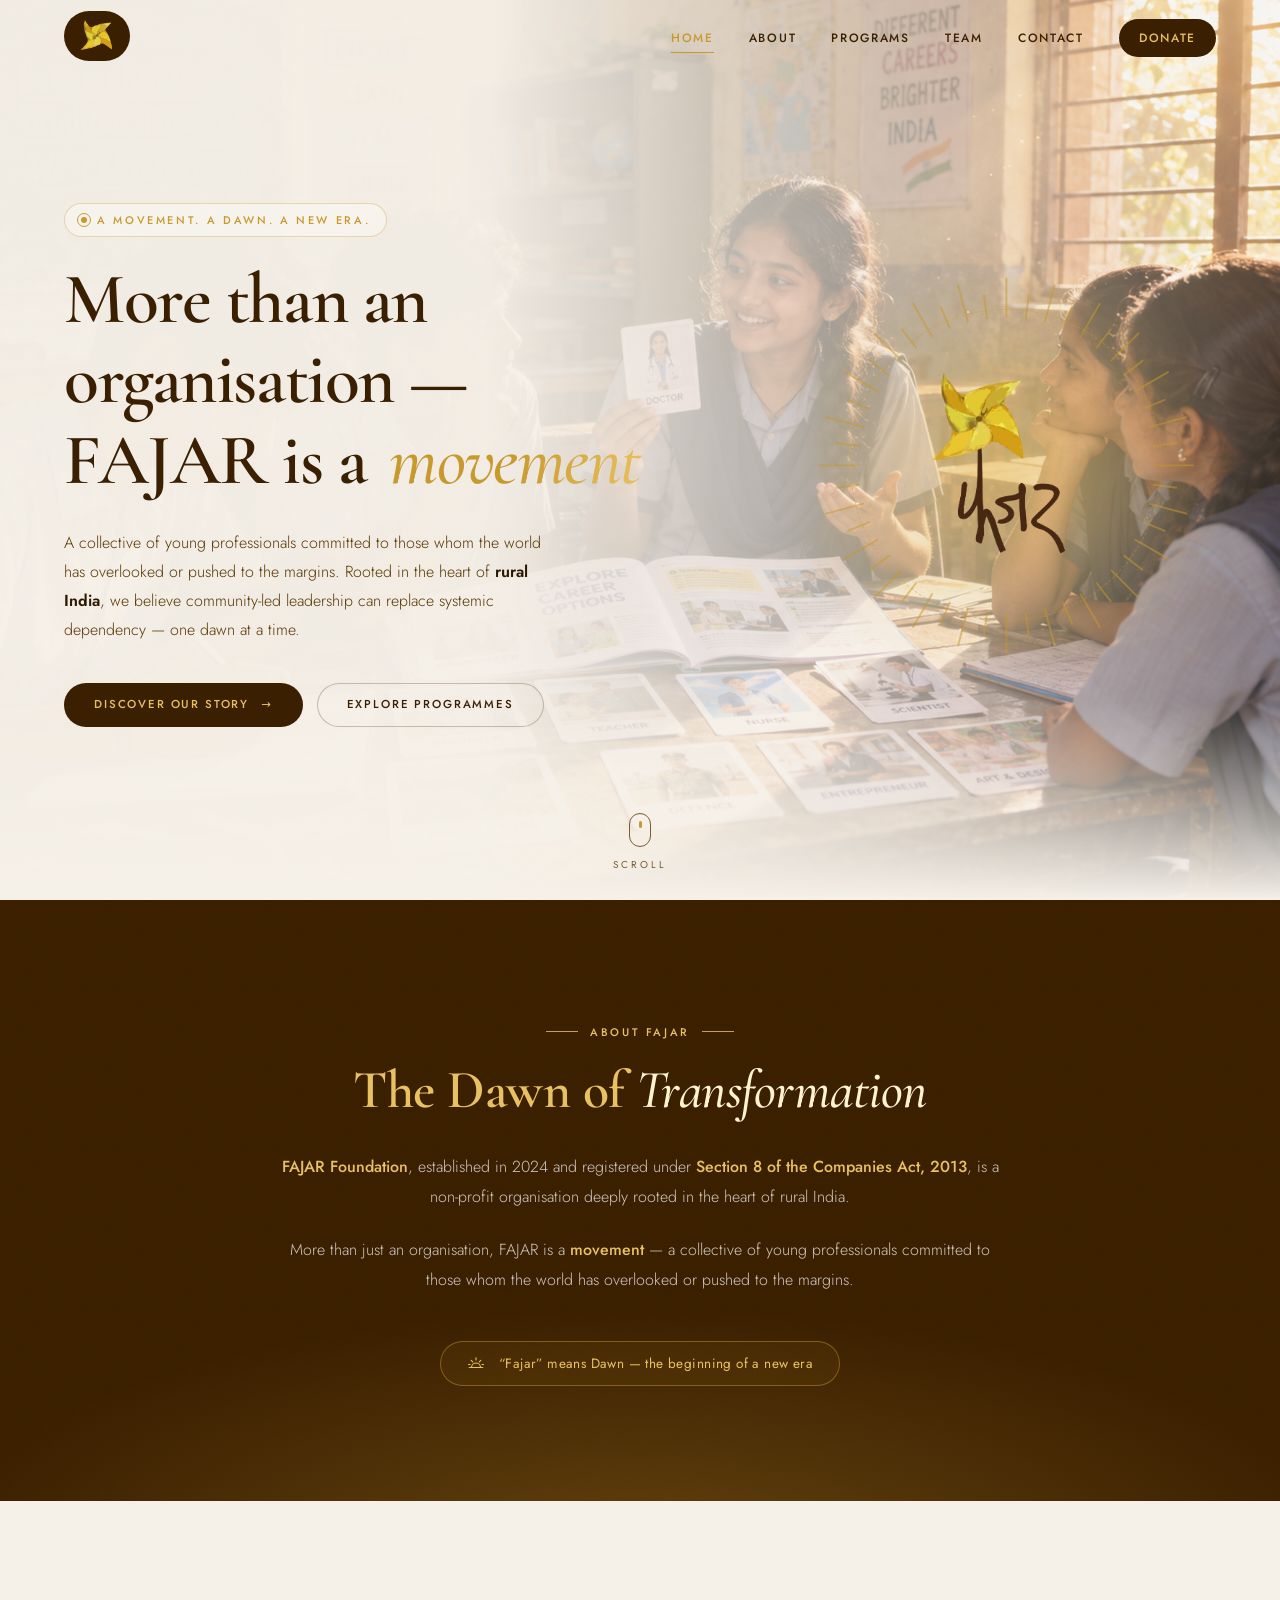
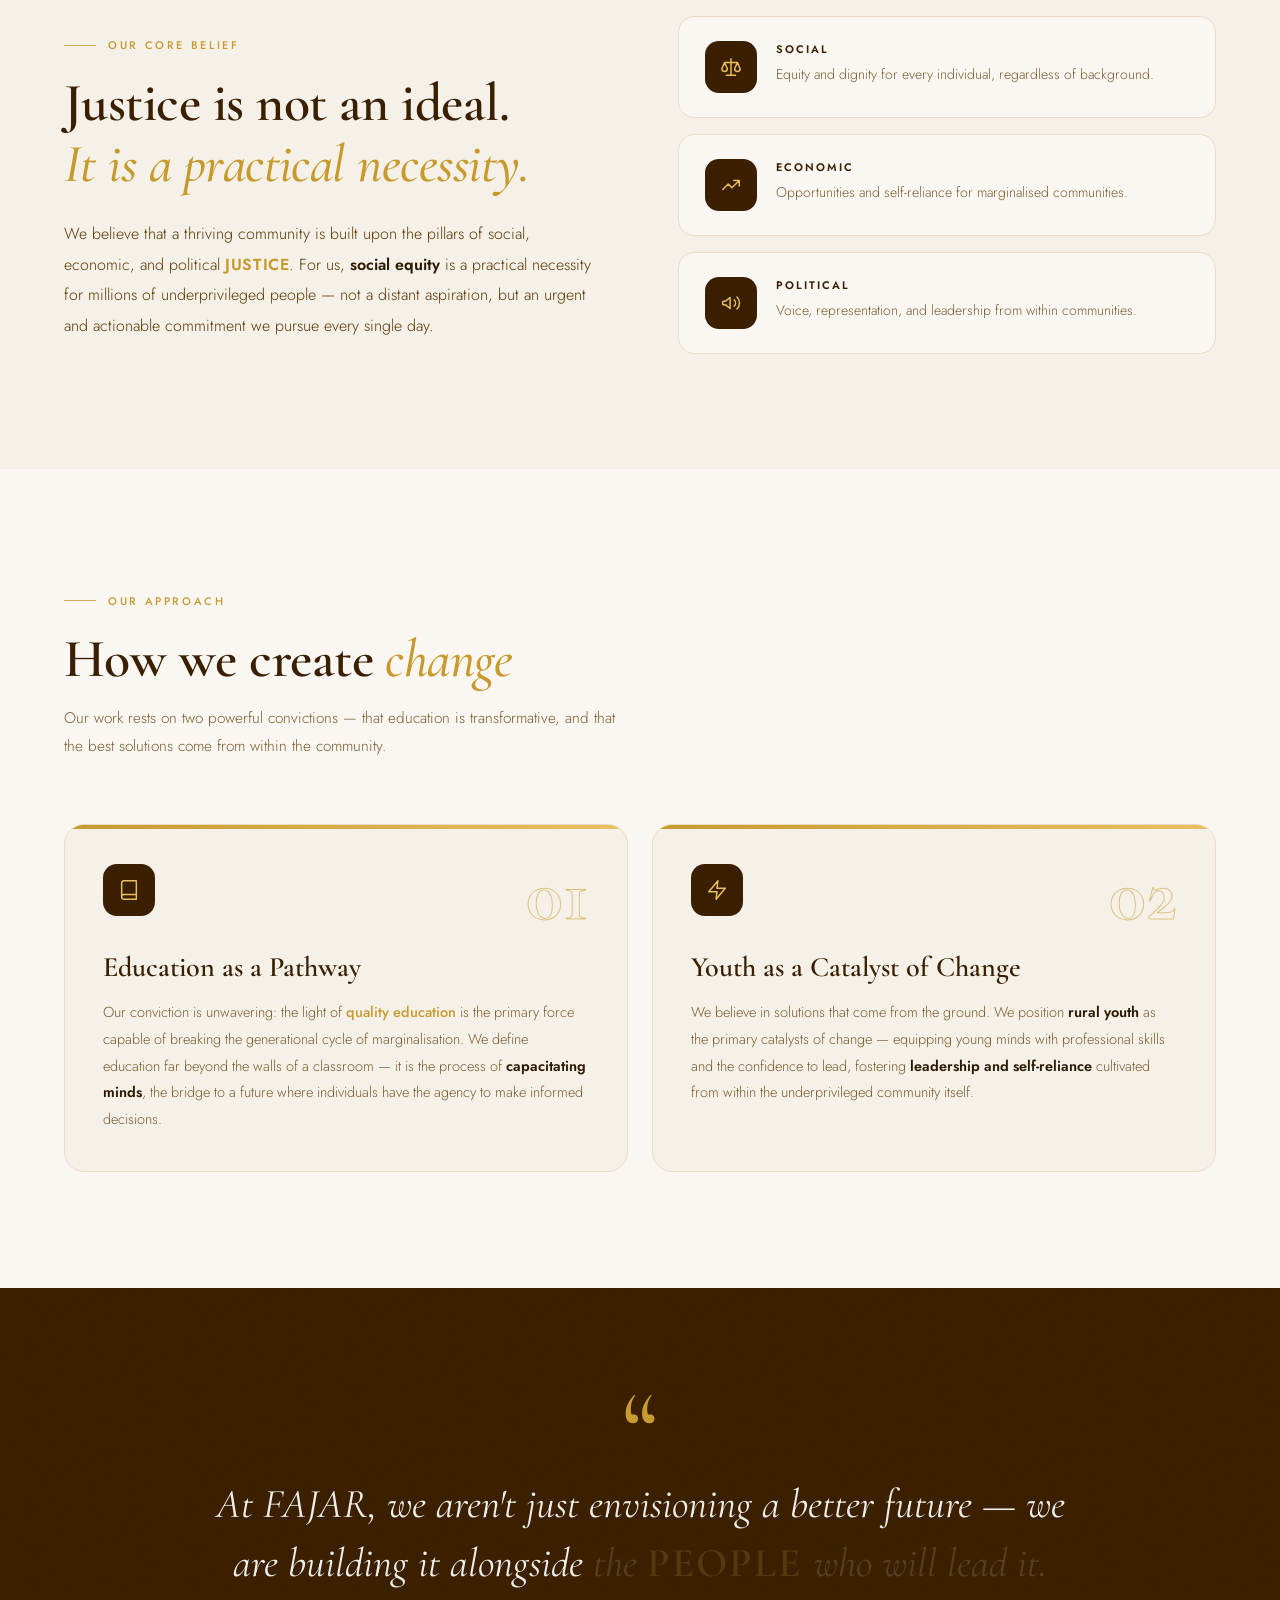
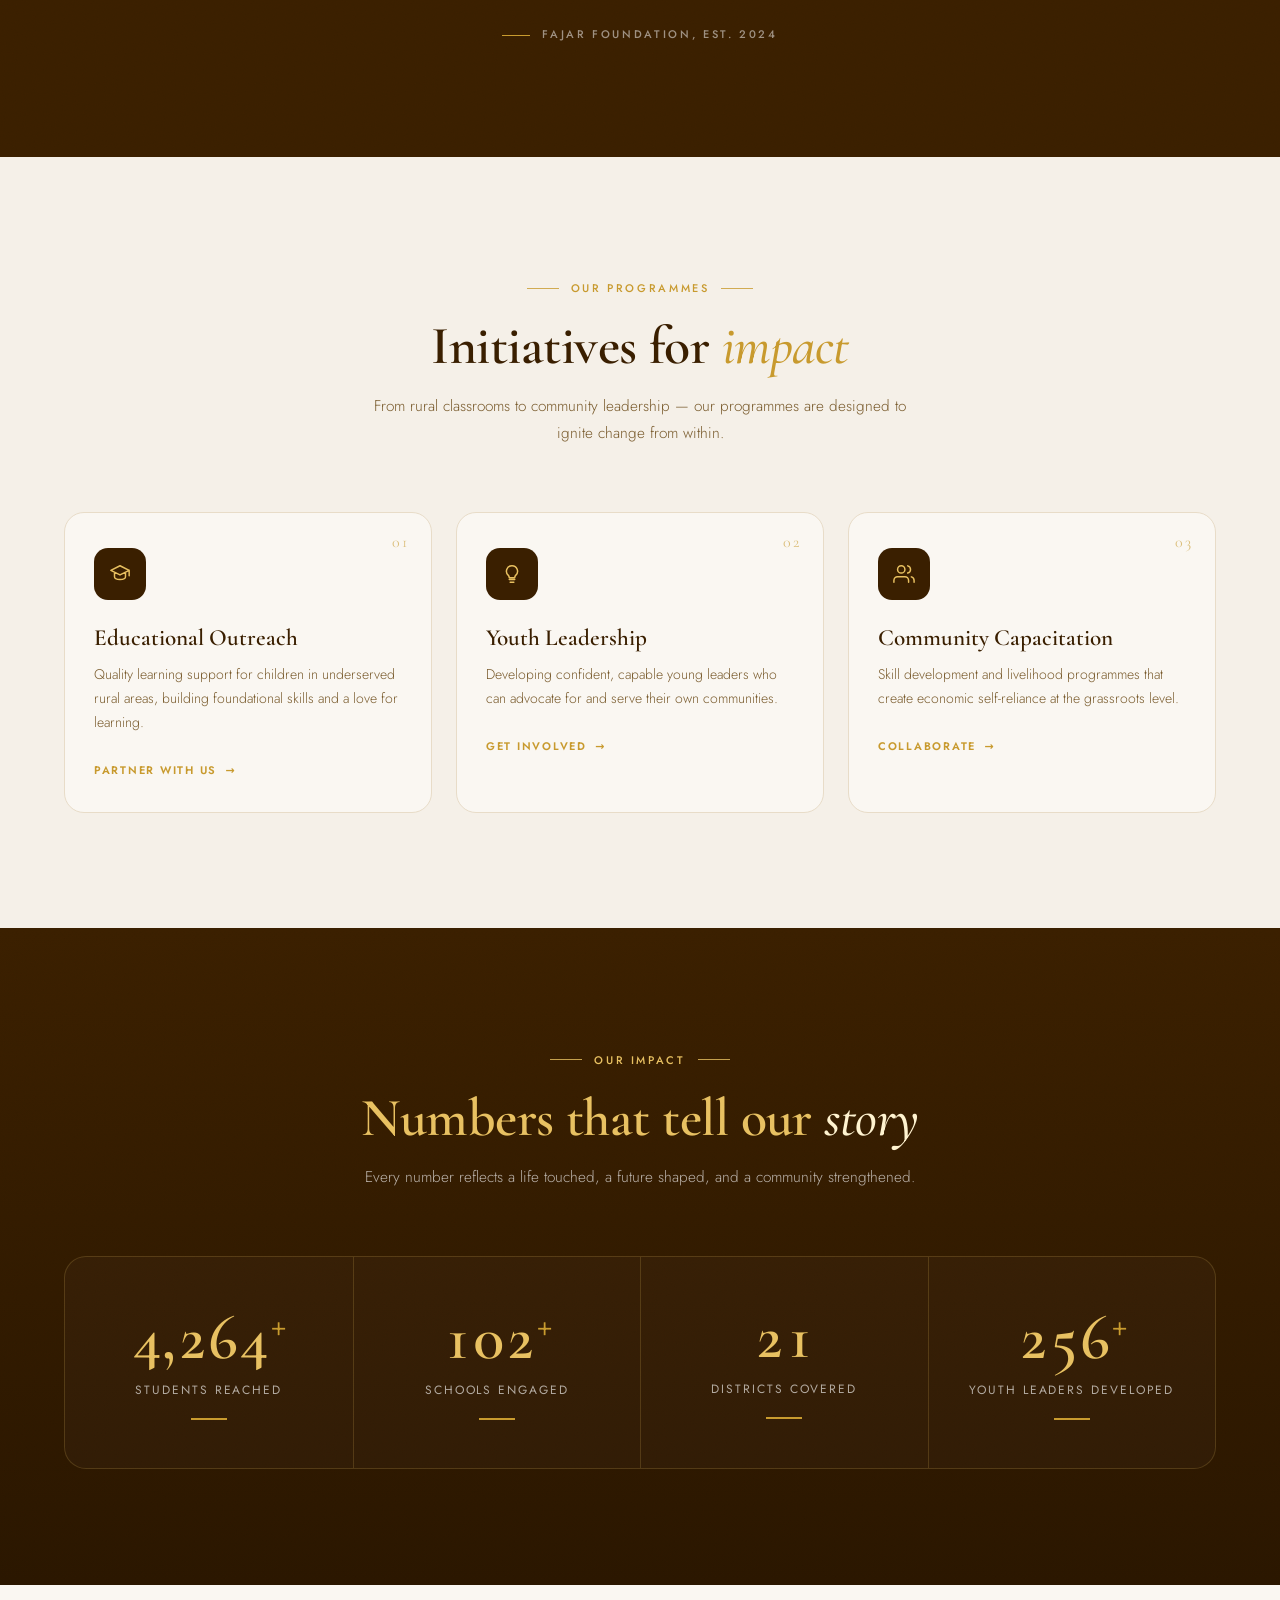
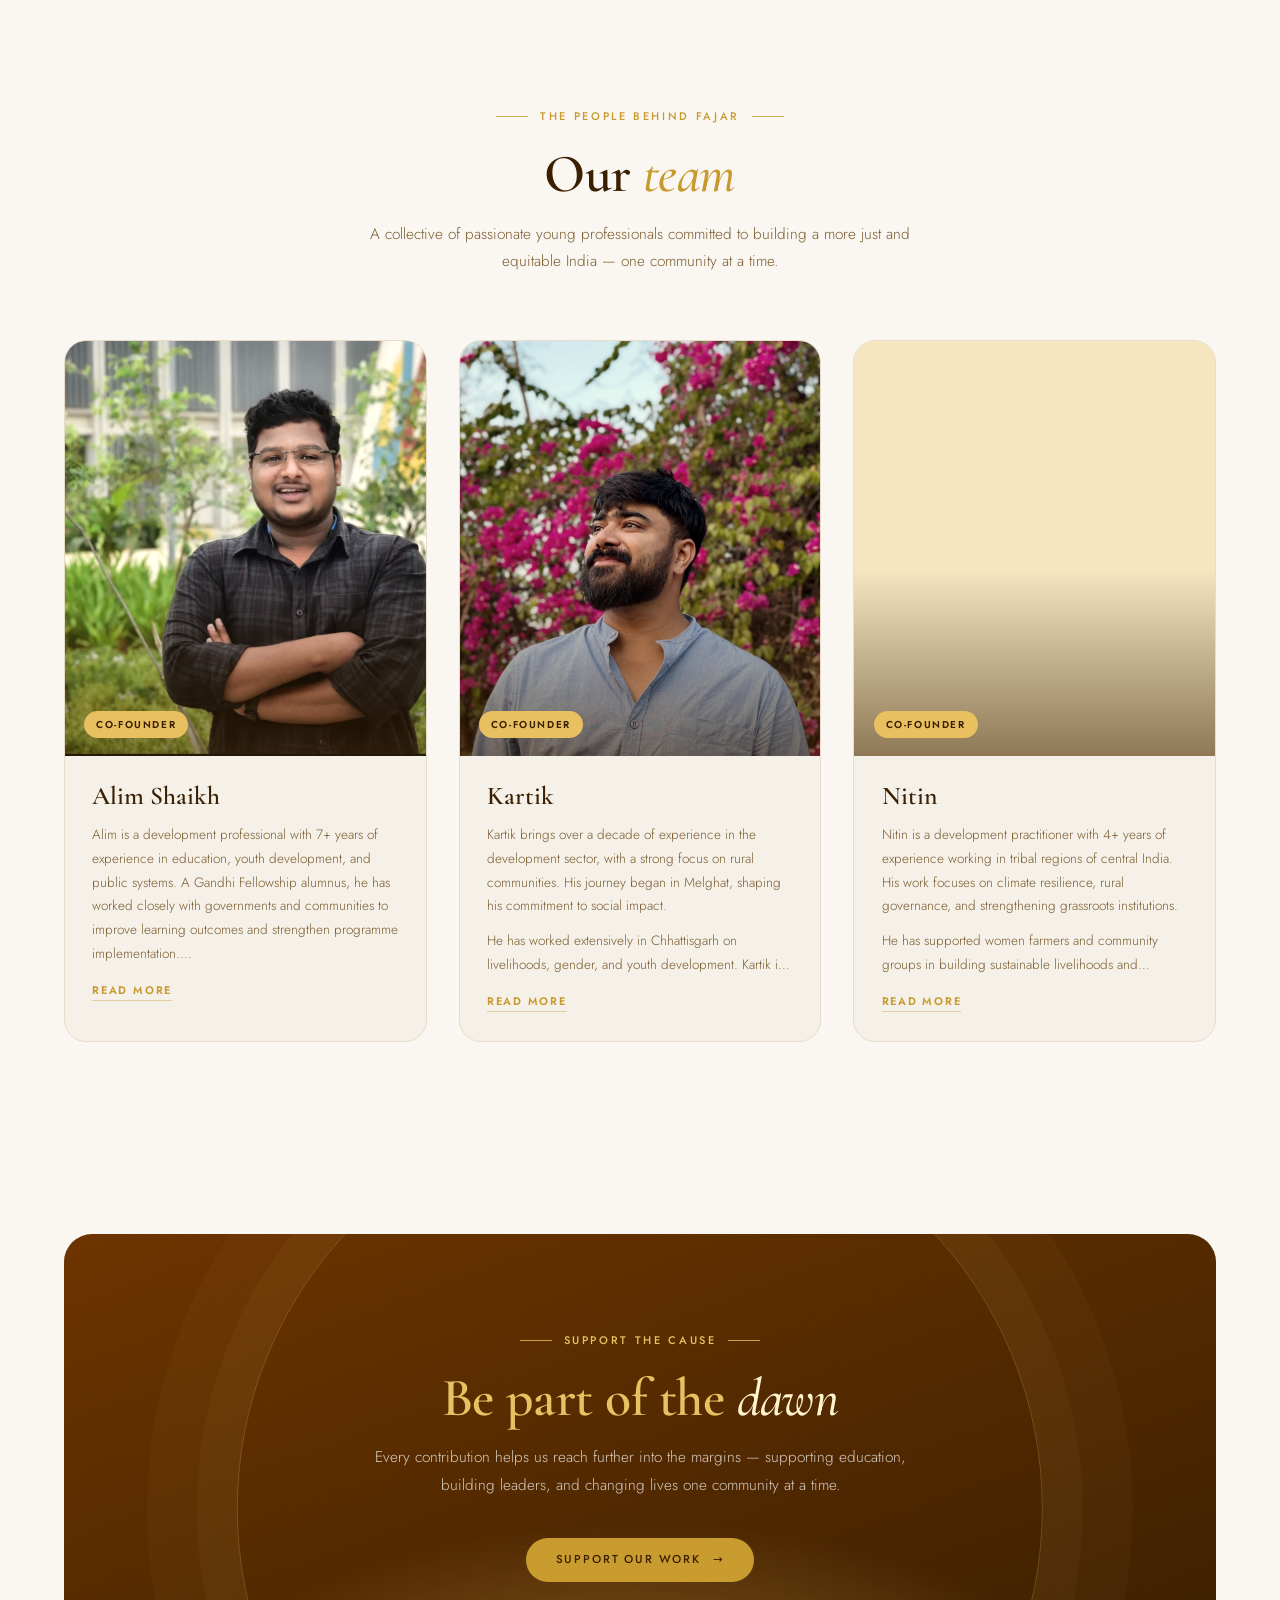
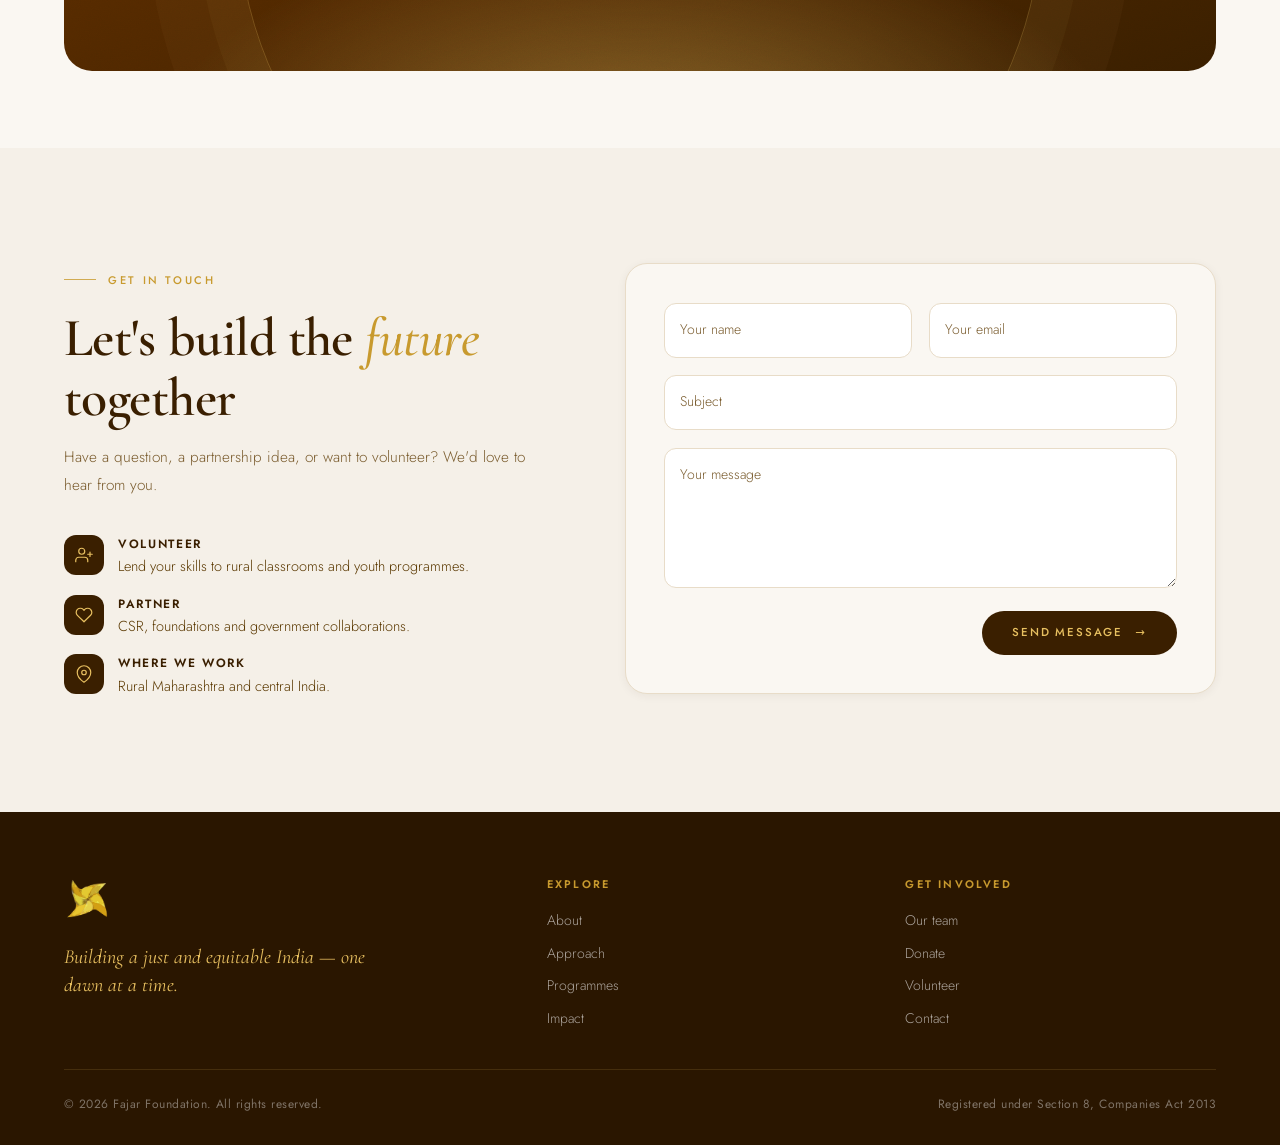
<file: index.html>
<!DOCTYPE html>
<html lang="en">
<head>
<meta charset="UTF-8" />
<meta name="viewport" content="width=device-width, initial-scale=1.0" />
<title>Fajar Foundation — The Dawn of Transformation</title>
<meta name="description" content="FAJAR Foundation is a Section 8 non-profit rooted in rural India, building community-led leadership through education and youth development." />
<meta name="theme-color" content="#3a1f00" />
<meta property="og:title" content="Fajar Foundation — A Movement. A Dawn. A New Era." />
<meta property="og:description" content="A collective of young professionals building community-led leadership in rural India." />
<meta property="og:image" content="hero1.png" />
<meta property="og:type" content="website" />
<link rel="icon" type="image/png" href="ff_logo.png" />

<link rel="preload" as="image" href="hero1.png" fetchpriority="high" />
<link rel="preconnect" href="https://fonts.googleapis.com" />
<link rel="preconnect" href="https://fonts.gstatic.com" crossorigin />
<link href="https://fonts.googleapis.com/css2?family=Cormorant+Garamond:ital,wght@0,500;0,600;0,700;1,400;1,500&family=Jost:wght@300;400;500;600&display=swap" rel="stylesheet" />

<style>
/* =========================================================
   TOKENS
   ========================================================= */
*, *::before, *::after { box-sizing: border-box; margin: 0; padding: 0; }

:root {
  --brown-dark:  #3a1f00;
  --brown-deep:  #2a1600;
  --brown-mid:   #5c2d00;
  --brown-warm:  #6b3300;
  --gold:        #c89a2e;
  --gold-light:  #e8c060;
  --gold-pale:   #f5e6c0;
  --cream:       #f5f0e8;
  --cream-light: #faf7f2;
  --text-dark:   #2c1a00;
  --text-mid:    #5a3800;
  --text-muted:  #7a5c2e;
  --border-card: #e8dcc8;

  --font-serif: 'Cormorant Garamond', Georgia, serif;
  --font-sans:  'Jost', system-ui, sans-serif;

  --ease-out:  cubic-bezier(.16, 1, .3, 1);
  --radius:    16px;
  --shadow-sm: 0 2px 10px rgba(58,31,0,.06);
  --shadow-lg: 0 24px 60px -12px rgba(58,31,0,.22);
  --section-y: clamp(4.5rem, 9vw, 8rem);
  --gutter:    clamp(1.25rem, 5vw, 5rem);
  --maxw:      1180px;
}

html { scroll-behavior: smooth; scroll-padding-top: 72px; }

body {
  font-family: var(--font-sans);
  background: var(--cream);
  color: var(--text-dark);
  overflow-x: hidden;
  -webkit-font-smoothing: antialiased;
  text-rendering: optimizeLegibility;
}

img { max-width: 100%; display: block; }
a { color: inherit; }

:focus-visible { outline: 2px solid var(--gold); outline-offset: 3px; border-radius: 4px; }

.skip-link {
  position: absolute; left: 1rem; top: -60px; z-index: 999;
  background: var(--gold); color: var(--brown-dark);
  padding: .6rem 1rem; border-radius: 8px; font-weight: 600; text-decoration: none;
  transition: top .2s;
}
.skip-link:focus { top: 1rem; }

.container { max-width: var(--maxw); margin: 0 auto; }
section { padding: var(--section-y) var(--gutter); position: relative; }

/* Subtle film grain for dark sections (tiny inline SVG, no extra request) */
.grain::after {
  content: ''; position: absolute; inset: 0; pointer-events: none; opacity: .07; mix-blend-mode: overlay;
  background-image: url("data:image/svg+xml,%3Csvg xmlns='http://www.w3.org/2000/svg' width='160' height='160'%3E%3Cfilter id='n'%3E%3CfeTurbulence type='fractalNoise' baseFrequency='.9' numOctaves='2' stitchTiles='stitch'/%3E%3C/filter%3E%3Crect width='100%25' height='100%25' filter='url(%23n)'/%3E%3C/svg%3E");
}

/* =========================================================
   SHARED TYPE
   ========================================================= */
.eyebrow {
  display: inline-flex; align-items: center; gap: 12px;
  font-size: 11px; font-weight: 500; letter-spacing: .24em; text-transform: uppercase;
  color: var(--gold); margin-bottom: 1.25rem;
}
.eyebrow::before, .eyebrow.both::after {
  content: ''; width: 32px; height: 1px; background: currentColor; opacity: .8;
}
.eyebrow.on-dark { color: var(--gold-light); }

.h2 {
  font-family: var(--font-serif);
  font-size: clamp(2.1rem, 4.2vw, 3.4rem);
  font-weight: 600; line-height: 1.12; letter-spacing: -.01em;
  color: var(--brown-dark);
}
.h2 em { font-style: italic; font-weight: 500; color: var(--gold); }
.lead {
  font-size: clamp(15px, 1.2vw, 17px); font-weight: 300; line-height: 1.8;
  color: var(--text-muted); max-width: 560px;
}
.center { text-align: center; }
.center .lead { margin-inline: auto; }
.section-head { margin-bottom: clamp(2.5rem, 5vw, 4rem); }
.section-head .h2 { margin-bottom: 1rem; }

/* Buttons */
.btn {
  --bg: var(--brown-dark); --fg: var(--gold-light);
  position: relative; overflow: hidden; isolation: isolate;
  display: inline-flex; align-items: center; gap: 12px;
  background: var(--bg); color: var(--fg);
  font: 500 11.5px/1 var(--font-sans); letter-spacing: .16em; text-transform: uppercase;
  text-decoration: none; padding: 16px 30px; border-radius: 999px; border: 0; cursor: pointer;
  transition: transform .4s var(--ease-out), box-shadow .4s var(--ease-out), color .3s;
}
.btn::before {
  content: ''; position: absolute; inset: 0; z-index: -1;
  background: linear-gradient(120deg, var(--gold), var(--gold-light));
  transform: translateX(-101%); transition: transform .5s var(--ease-out);
}
.btn:hover { color: var(--brown-dark); transform: translateY(-2px); box-shadow: 0 12px 28px -8px rgba(200,154,46,.55); }
.btn:hover::before { transform: none; }
.btn .arrow { transition: transform .4s var(--ease-out); }
.btn:hover .arrow { transform: translateX(4px); }
.btn.gold { --bg: var(--gold); --fg: var(--brown-dark); }
.btn.gold::before { background: var(--cream-light); }
.btn.ghost { --bg: transparent; --fg: var(--brown-dark); box-shadow: inset 0 0 0 1px rgba(58,31,0,.25); }

/* =========================================================
   PROGRESS BAR + NAV
   ========================================================= */
.progress {
  position: fixed; top: 0; left: 0; height: 2px; width: 100%; z-index: 200;
  background: linear-gradient(90deg, var(--gold), var(--gold-light));
  transform-origin: 0 50%; transform: scaleX(0);
}

nav {
  position: fixed; inset: 0 0 auto 0; z-index: 100; height: 72px;
  display: flex; align-items: center; justify-content: space-between;
  padding: 0 var(--gutter);
  transition: background .4s, height .4s var(--ease-out), box-shadow .4s;
}
nav.scrolled {
  height: 60px;
  background: rgba(42,22,0,.88);
  -webkit-backdrop-filter: saturate(140%) blur(14px);
  backdrop-filter: saturate(140%) blur(14px);
  box-shadow: 0 1px 0 rgba(232,192,96,.12);
}
.nav-logo { display: flex; align-items: center; gap: 10px; text-decoration: none; }
.nav-logo img { height: 38px; width: auto; transition: height .4s var(--ease-out); }
nav.scrolled .nav-logo img { height: 32px; }
/* On the light hero, the logo sits on a brown pill so it stays legible */
nav:not(.scrolled) .nav-logo { background: var(--brown-dark); padding: 6px 14px; border-radius: 999px; }

.nav-links { display: flex; gap: 2.2rem; list-style: none; align-items: center; }
.nav-links a {
  position: relative; font-size: 12px; font-weight: 500; letter-spacing: .14em;
  text-decoration: none; color: var(--brown-dark); padding: 6px 0; transition: color .3s;
}
nav.scrolled .nav-links a { color: rgba(255,255,255,.85); }
.nav-links a::after {
  content: ''; position: absolute; left: 0; bottom: 0; height: 1px; width: 100%;
  background: var(--gold); transform: scaleX(0); transform-origin: right; transition: transform .4s var(--ease-out);
}
.nav-links a:hover::after, .nav-links a.active::after { transform: scaleX(1); transform-origin: left; }
.nav-links a:hover, .nav-links a.active { color: var(--gold) !important; }
.nav-links .nav-cta {
  background: var(--brown-dark); color: var(--gold-light) !important;
  padding: 10px 20px; border-radius: 999px; transition: background .3s, color .3s;
}
nav.scrolled .nav-links .nav-cta { background: var(--gold); color: var(--brown-dark) !important; }
.nav-links .nav-cta::after { display: none; }
.nav-links .nav-cta:hover { background: var(--gold-light); color: var(--brown-dark) !important; }

.menu-btn {
  display: none; width: 44px; height: 44px; border: 0; background: var(--brown-dark);
  border-radius: 50%; cursor: pointer; position: relative; z-index: 120;
}
.menu-btn span {
  position: absolute; left: 13px; right: 13px; height: 1.5px; background: var(--gold-light);
  transition: transform .4s var(--ease-out), opacity .3s;
}
.menu-btn span:nth-child(1) { top: 16px; }
.menu-btn span:nth-child(2) { top: 21.5px; }
.menu-btn span:nth-child(3) { top: 27px; }
.menu-open .menu-btn span:nth-child(1) { transform: translateY(5.5px) rotate(45deg); }
.menu-open .menu-btn span:nth-child(2) { opacity: 0; }
.menu-open .menu-btn span:nth-child(3) { transform: translateY(-5.5px) rotate(-45deg); }

/* =========================================================
   HERO
   ========================================================= */
#home {
  min-height: 100svh; display: flex; align-items: center;
  padding-top: 110px; padding-bottom: 5rem; overflow: hidden;
  background: var(--cream);
}
.hero-bg { position: absolute; inset: 0; overflow: hidden; }
.hero-bg img {
  position: absolute; inset: 0; width: 100%; height: 100%; object-fit: cover;
  animation: kenburns 24s ease-out both;
  will-change: transform;
}
.hero-bg::after {
  content: ''; position: absolute; inset: 0;
  background:
    linear-gradient(to right, rgba(245,240,232,.98) 38%, rgba(245,240,232,.72) 60%, rgba(245,240,232,.15) 100%),
    linear-gradient(to top, rgba(245,240,232,1) 0%, rgba(245,240,232,0) 22%);
}
@keyframes kenburns { from { transform: scale(1.14); } to { transform: scale(1); } }

.hero-inner { position: relative; z-index: 2; width: 100%; max-width: var(--maxw); margin: 0 auto;
  display: grid; grid-template-columns: 1.25fr .75fr; align-items: center; gap: 2rem; }
.hero-content { max-width: 640px; }

.hero-tag {
  display: inline-flex; align-items: center; gap: 10px;
  font-size: 11px; font-weight: 500; letter-spacing: .24em; text-transform: uppercase;
  color: var(--gold); margin-bottom: 1.6rem;
  padding: 8px 16px; border: 1px solid rgba(200,154,46,.35); border-radius: 999px;
  background: rgba(250,247,242,.6);
}
.hero-tag .pulse { width: 6px; height: 6px; border-radius: 50%; background: var(--gold); position: relative; }
.hero-tag .pulse::after {
  content: ''; position: absolute; inset: -4px; border-radius: 50%; border: 1px solid var(--gold);
  animation: ping 2.2s var(--ease-out) infinite;
}
@keyframes ping { from { transform: scale(.6); opacity: 1; } to { transform: scale(2.2); opacity: 0; } }

.hero-title {
  font-family: var(--font-serif);
  font-size: clamp(2.7rem, 5.6vw, 4.8rem);
  font-weight: 600; line-height: 1.04; letter-spacing: -.02em;
  color: var(--brown-dark); margin-bottom: 1.6rem;
}
.hero-title .line { display: block; overflow: hidden; padding: 0 .12em .08em 0; margin-left: -.06em; padding-left: .06em; }
.hero-title .line > span { display: inline-block; transform: translateY(110%); animation: rise 1.1s var(--ease-out) forwards; }
.hero-title .line:nth-child(2) > span { animation-delay: .12s; }
.hero-title .line:nth-child(3) > span { animation-delay: .24s; }
@keyframes rise { to { transform: none; } }

.shimmer {
  font-style: italic; font-weight: 500;
  background: linear-gradient(100deg, var(--gold) 20%, var(--gold-light) 40%, #fff3cf 50%, var(--gold-light) 60%, var(--gold) 80%);
  background-size: 250% 100%;
  -webkit-background-clip: text; background-clip: text; color: transparent;
  animation: shimmer 5s linear infinite;
  position: relative; display: inline-block; padding: 0 .1em;
}
@keyframes shimmer { from { background-position: 100% 0; } to { background-position: -150% 0; } }

.hero-body {
  font-size: clamp(15px, 1.25vw, 17px); font-weight: 300; line-height: 1.8;
  color: var(--text-mid); max-width: 500px; margin-bottom: 2.4rem;
}
.hero-body strong { font-weight: 600; color: var(--text-dark); }
.hero-actions { display: flex; flex-wrap: wrap; gap: 14px; }

.fade-up { opacity: 0; transform: translateY(18px); animation: fadeUp 1s var(--ease-out) forwards; }
.d1 { animation-delay: .45s; } .d2 { animation-delay: .6s; } .d3 { animation-delay: .75s; } .d4 { animation-delay: .9s; }
@keyframes fadeUp { to { opacity: 1; transform: none; } }

/* Dawn emblem: logo with a slowly turning ring of sun-rays */
.hero-emblem { position: relative; justify-self: center; width: min(340px, 30vw); aspect-ratio: 1; }
.hero-emblem .glow {
  position: absolute; inset: -18%; border-radius: 50%;
  background: radial-gradient(circle, rgba(232,192,96,.45) 0%, rgba(232,192,96,.12) 45%, transparent 70%);
  animation: breathe 6s ease-in-out infinite;
}
.hero-emblem .rays { position: absolute; inset: -6%; animation: spin 60s linear infinite; }
.hero-emblem .ring { position: absolute; inset: 4%; border-radius: 50%; border: 1px dashed rgba(200,154,46,.45); animation: spin 90s linear infinite reverse; }
.hero-emblem img { position: absolute; inset: 16%; width: 68%; height: 68%; object-fit: contain; animation: float 7s ease-in-out infinite; }
@keyframes spin { to { transform: rotate(360deg); } }
@keyframes breathe { 50% { transform: scale(1.08); opacity: .8; } }
@keyframes float { 50% { transform: translateY(-10px); } }

.scroll-cue {
  position: absolute; left: 50%; bottom: 28px; z-index: 3; transform: translateX(-50%);
  display: flex; flex-direction: column; align-items: center; gap: 10px;
  font-size: 10px; letter-spacing: .3em; text-transform: uppercase; color: var(--text-muted); text-decoration: none;
}
.scroll-cue .mouse { width: 22px; height: 34px; border: 1.5px solid var(--text-muted); border-radius: 12px; position: relative; }
.scroll-cue .mouse::after {
  content: ''; position: absolute; left: 50%; top: 7px; width: 3px; height: 7px; margin-left: -1.5px;
  border-radius: 2px; background: var(--gold); animation: wheel 1.8s ease-in-out infinite;
}
@keyframes wheel { 0% { opacity: 0; transform: translateY(0); } 30% { opacity: 1; } 100% { opacity: 0; transform: translateY(10px); } }

/* =========================================================
   ABOUT
   ========================================================= */
#about {
  background: radial-gradient(ellipse 80% 60% at 50% 110%, rgba(200,154,46,.28), transparent 70%), var(--brown-dark);
  text-align: center; overflow: hidden;
}
#about .h2 { color: var(--gold-light); margin-bottom: 2rem; }
#about .h2 em { color: #fff3cf; }
.about-body {
  font-size: clamp(15px, 1.25vw, 17px); font-weight: 300; line-height: 1.9;
  color: rgba(255,255,255,.75); max-width: 720px; margin: 0 auto 1.4rem;
}
.about-body .highlight { color: var(--gold-light); font-weight: 500; }
.about-badge {
  display: inline-flex; align-items: center; gap: 14px; margin-top: 1.4rem;
  border: 1px solid rgba(200,154,46,.45); border-radius: 999px; padding: 12px 26px;
  color: var(--gold-light); font-size: 13.5px; letter-spacing: .03em;
  background: rgba(200,154,46,.06);
}
.about-badge .sun { width: 18px; height: 18px; flex: none; }
.horizon {
  position: absolute; left: 50%; bottom: -1px; transform: translateX(-50%);
  width: min(900px, 120%); height: 1px;
  background: linear-gradient(90deg, transparent, var(--gold), transparent);
}

/* =========================================================
   BELIEF
   ========================================================= */
#belief { background: var(--cream); }
.belief-grid { display: grid; grid-template-columns: 1fr 1fr; gap: clamp(2.5rem, 6vw, 5rem); align-items: center; }
.belief-left .h2 { margin-bottom: 1.6rem; }
.belief-body { font-size: 16px; font-weight: 300; line-height: 1.9; color: var(--text-mid); }
.belief-body .highlight { color: var(--gold); font-weight: 600; letter-spacing: .04em; }
.belief-body strong { font-weight: 600; color: var(--text-dark); }

.belief-cards { display: flex; flex-direction: column; gap: 1rem; }
.belief-card {
  display: grid; grid-template-columns: 52px 1fr; gap: 1.2rem; align-items: start;
  background: var(--cream-light); border: 1px solid var(--border-card);
  border-radius: var(--radius); padding: 1.5rem 1.6rem; position: relative; overflow: hidden;
  transition: transform .5s var(--ease-out), box-shadow .5s var(--ease-out), border-color .4s;
}
.belief-card::before {
  content: ''; position: absolute; left: 0; top: 0; bottom: 0; width: 3px;
  background: linear-gradient(var(--gold), var(--gold-light)); transform: scaleY(0); transform-origin: bottom;
  transition: transform .5s var(--ease-out);
}
.belief-card:hover { transform: translateX(6px); box-shadow: var(--shadow-lg); border-color: transparent; }
.belief-card:hover::before { transform: scaleY(1); }
.icon-tile {
  width: 52px; height: 52px; border-radius: 14px; background: var(--brown-dark);
  display: grid; place-items: center; transition: transform .5s var(--ease-out), background .4s;
}
.icon-tile svg { width: 22px; height: 22px; stroke: var(--gold-light); fill: none; stroke-width: 1.6; stroke-linecap: round; stroke-linejoin: round; }
.belief-card:hover .icon-tile, .prog-card:hover .icon-tile { transform: rotate(-6deg) scale(1.06); background: var(--brown-mid); }
.card-kicker { font-size: 11px; font-weight: 600; letter-spacing: .18em; text-transform: uppercase; color: var(--brown-dark); margin-bottom: .35rem; }
.card-text { font-size: 14px; font-weight: 300; line-height: 1.7; color: var(--text-muted); }

/* =========================================================
   APPROACH
   ========================================================= */
#approach { background: var(--cream-light); }
.approach-grid { display: grid; grid-template-columns: 1fr 1fr; gap: 1.5rem; }
.approach-card {
  position: relative; overflow: hidden;
  background: var(--cream); border: 1px solid var(--border-card); border-radius: 20px;
  padding: clamp(1.8rem, 3vw, 2.6rem);
  transition: transform .5s var(--ease-out), box-shadow .5s var(--ease-out);
}
.approach-card::before {
  content: ''; position: absolute; inset: 0 0 auto 0; height: 4px;
  background: linear-gradient(90deg, var(--gold), var(--gold-light), var(--gold));
  background-size: 200% 100%; animation: slide 6s linear infinite;
}
@keyframes slide { to { background-position: -200% 0; } }
.approach-card:hover { transform: translateY(-6px); box-shadow: var(--shadow-lg); }
.approach-top { display: flex; justify-content: space-between; align-items: flex-start; margin-bottom: 1.6rem; }
.approach-num {
  font-family: var(--font-serif); font-size: clamp(3.5rem, 6vw, 5rem); font-weight: 700; line-height: .8;
  color: transparent; -webkit-text-stroke: 1px var(--gold); opacity: .55;
  transition: opacity .4s, color .4s;
}
.approach-card:hover .approach-num { opacity: 1; color: var(--gold-pale); }
.approach-title { font-family: var(--font-serif); font-size: clamp(1.5rem, 2.2vw, 1.85rem); font-weight: 600; color: var(--brown-dark); margin-bottom: .9rem; line-height: 1.2; }
.approach-body { font-size: 14.5px; font-weight: 300; line-height: 1.85; color: var(--text-muted); }
.approach-body .hl { color: var(--gold); font-weight: 500; }
.approach-body strong { font-weight: 600; color: var(--text-dark); }

/* Spotlight that follows the cursor on cards (set via JS) */
.spot { --mx: 50%; --my: 50%; }
.spot::after {
  content: ''; position: absolute; inset: 0; pointer-events: none; opacity: 0; transition: opacity .4s;
  background: radial-gradient(420px circle at var(--mx) var(--my), rgba(232,192,96,.16), transparent 45%);
}
.spot:hover::after { opacity: 1; }

/* =========================================================
   QUOTE
   ========================================================= */
#quote { background: var(--brown-dark); text-align: center; overflow: hidden; }
.quote-mark { font-family: var(--font-serif); font-size: 7rem; line-height: .5; color: var(--gold); opacity: .8; display: block; margin-bottom: 1.5rem; height: 3rem; }
.quote-text {
  font-family: var(--font-serif); font-style: italic; font-weight: 400;
  font-size: clamp(1.6rem, 3.2vw, 2.6rem); line-height: 1.45; color: rgba(255,255,255,.92);
  max-width: 860px; margin: 0 auto 2rem;
}
.quote-text .word { display: inline-block; opacity: .15; transition: opacity .6s ease, color .6s ease; }
.quote-text .word.lit { opacity: 1; }
.quote-text .people { color: var(--gold-light); font-weight: 600; font-style: normal; letter-spacing: .06em; }
.quote-attr { font-size: 11px; letter-spacing: .24em; font-weight: 500; color: rgba(255,255,255,.5); text-transform: uppercase; }
.quote-attr::before { content: ''; display: inline-block; width: 28px; height: 1px; background: var(--gold); vertical-align: middle; margin-right: 12px; }

/* =========================================================
   PROGRAMS
   ========================================================= */
#programs { background: var(--cream); }
.programs-grid { display: grid; grid-template-columns: repeat(3, 1fr); gap: 1.5rem; }
.prog-card {
  position: relative; overflow: hidden; text-align: left;
  background: var(--cream-light); border: 1px solid var(--border-card); border-radius: 20px;
  padding: 2.2rem 1.8rem 2rem;
  transition: transform .5s var(--ease-out), box-shadow .5s var(--ease-out), background .5s;
}
.prog-card:hover { transform: translateY(-8px); box-shadow: var(--shadow-lg); background: #fff; }
.prog-card .icon-tile { margin-bottom: 1.5rem; }
.prog-title { font-family: var(--font-serif); font-size: 1.45rem; font-weight: 600; color: var(--brown-dark); margin-bottom: .7rem; }
.prog-card .card-text { margin-bottom: 1.4rem; }
.prog-link { font-size: 11px; font-weight: 600; letter-spacing: .16em; text-transform: uppercase; color: var(--gold); text-decoration: none; display: inline-flex; gap: 8px; }
.prog-link span { transition: transform .4s var(--ease-out); }
.prog-card:hover .prog-link span { transform: translateX(5px); }
.prog-index { position: absolute; right: 1.4rem; top: 1.2rem; font-family: var(--font-serif); font-size: 1rem; color: var(--gold); opacity: .6; letter-spacing: .1em; }

/* =========================================================
   IMPACT
   ========================================================= */
#impact {
  background: linear-gradient(180deg, var(--brown-dark), var(--brown-deep));
  text-align: center; overflow: hidden;
}
#impact .h2 { color: var(--gold-light); }
#impact .lead { color: rgba(255,255,255,.65); }
.impact-grid {
  display: grid; grid-template-columns: repeat(4, 1fr);
  border: 1px solid rgba(232,192,96,.18); border-radius: 22px; overflow: hidden;
  background: rgba(255,255,255,.02);
}
.impact-card { padding: clamp(2rem, 4vw, 3rem) 1rem; position: relative; }
.impact-card + .impact-card { border-left: 1px solid rgba(232,192,96,.18); }
.impact-number {
  font-family: var(--font-serif); font-weight: 600; line-height: 1;
  font-size: clamp(2.8rem, 5vw, 4.2rem); color: var(--gold-light);
  font-variant-numeric: tabular-nums; margin-bottom: .7rem;
}
.impact-number .plus { color: var(--gold); font-size: .6em; vertical-align: super; margin-left: 2px; }
.impact-label { font-size: 12px; letter-spacing: .16em; text-transform: uppercase; color: rgba(255,255,255,.62); }
.impact-card .bar { width: 36px; height: 2px; margin: 1.2rem auto 0; background: var(--gold); transform: scaleX(0); transition: transform 1.2s var(--ease-out) .3s; }
.impact-grid.counted .bar { transform: scaleX(1); }

/* =========================================================
   TEAM
   ========================================================= */
#team { background: var(--cream-light); }
.team-grid { display: grid; grid-template-columns: repeat(3, 1fr); gap: 2rem; }
.team-card {
  background: var(--cream); border: 1px solid var(--border-card); border-radius: 22px;
  overflow: hidden; display: flex; flex-direction: column;
  transition: transform .6s var(--ease-out), box-shadow .6s var(--ease-out);
}
.team-card:hover { transform: translateY(-8px); box-shadow: var(--shadow-lg); }
.team-photo { position: relative; aspect-ratio: 4 / 4.6; overflow: hidden; background: var(--gold-pale); }
.team-photo img {
  width: 100%; height: 100%; object-fit: cover; object-position: top center;
  filter: saturate(.85) sepia(.12); transition: transform .9s var(--ease-out), filter .6s;
}
.team-card:hover .team-photo img { transform: scale(1.06); filter: none; }
.team-photo::after {
  content: ''; position: absolute; inset: 0;
  background: linear-gradient(to top, rgba(58,31,0,.55), transparent 45%);
}
.team-badge {
  position: absolute; left: 1.2rem; bottom: 1.1rem; z-index: 2;
  font-size: 10px; font-weight: 600; letter-spacing: .16em; text-transform: uppercase;
  color: var(--brown-dark); background: var(--gold-light); border-radius: 999px; padding: 6px 12px;
}
.team-info { padding: 1.6rem 1.7rem 1.8rem; flex: 1; display: flex; flex-direction: column; }
.team-name { font-family: var(--font-serif); font-size: 1.6rem; font-weight: 600; color: var(--brown-dark); margin-bottom: .8rem; line-height: 1.15; }
.team-bio { font-size: 13.5px; font-weight: 300; line-height: 1.75; color: var(--text-muted); }
.team-bio p + p { margin-top: .7rem; }
.team-bio.clamped { display: -webkit-box; -webkit-line-clamp: 6; -webkit-box-orient: vertical; overflow: hidden; }
.bio-toggle {
  margin-top: 1rem; align-self: flex-start; background: none; border: 0; cursor: pointer;
  font: 600 11px/1 var(--font-sans); letter-spacing: .16em; text-transform: uppercase; color: var(--gold);
  padding: 4px 0; border-bottom: 1px solid rgba(200,154,46,.4);
}
.bio-toggle:hover { color: var(--brown-mid); }

/* =========================================================
   DONATE
   ========================================================= */
#donate { padding-block: clamp(3rem, 6vw, 5rem); background: var(--cream-light); }
.donate-panel {
  position: relative; overflow: hidden; border-radius: 28px; text-align: center;
  padding: clamp(3.5rem, 7vw, 6rem) var(--gutter);
  background:
    radial-gradient(ellipse 70% 90% at 50% 120%, rgba(232,192,96,.45), transparent 60%),
    linear-gradient(160deg, var(--brown-warm), var(--brown-dark));
}
.donate-panel .sunrise {
  position: absolute; left: 50%; bottom: -55%; width: 70%; aspect-ratio: 1; transform: translateX(-50%);
  border-radius: 50%; border: 1px solid rgba(232,192,96,.25);
  box-shadow: 0 0 0 40px rgba(232,192,96,.04), 0 0 0 90px rgba(232,192,96,.03);
  animation: breathe 7s ease-in-out infinite;
}
.donate-panel > * { position: relative; }
.donate-panel .h2 { color: var(--gold-light); margin-bottom: 1rem; }
.donate-panel .lead { color: rgba(255,255,255,.75); margin: 0 auto 2.4rem; }

/* =========================================================
   CONTACT
   ========================================================= */
#contact { background: var(--cream); }
.contact-grid { display: grid; grid-template-columns: .9fr 1.1fr; gap: clamp(2.5rem, 6vw, 5rem); align-items: start; }
.contact-points { list-style: none; margin-top: 2.2rem; display: grid; gap: 1.1rem; }
.contact-points li { display: flex; gap: 14px; align-items: flex-start; font-size: 14.5px; font-weight: 300; color: var(--text-mid); line-height: 1.6; }
.contact-points .icon-tile { width: 40px; height: 40px; border-radius: 12px; flex: none; }
.contact-points .icon-tile svg { width: 18px; height: 18px; }
.contact-points strong { display: block; font-weight: 600; color: var(--brown-dark); font-size: 12px; letter-spacing: .14em; text-transform: uppercase; }

.contact-form {
  background: var(--cream-light); border: 1px solid var(--border-card); border-radius: 22px;
  padding: clamp(1.6rem, 3vw, 2.4rem); display: grid; gap: 1.1rem; box-shadow: var(--shadow-sm);
}
.form-row { display: grid; grid-template-columns: 1fr 1fr; gap: 1.1rem; }
.field { position: relative; }
.field input, .field textarea {
  width: 100%; padding: 22px 16px 10px; border: 1px solid var(--border-card); border-radius: 12px;
  background: #fff; font: 300 15px/1.4 var(--font-sans); color: var(--text-dark); outline: none;
  transition: border-color .3s, box-shadow .3s;
}
.field textarea { resize: vertical; min-height: 140px; }
.field label {
  position: absolute; left: 16px; top: 16px; font-size: 14px; font-weight: 300; color: var(--text-muted);
  pointer-events: none; transform-origin: left top; transition: transform .3s var(--ease-out), color .3s;
}
.field input:focus, .field textarea:focus { border-color: var(--gold); box-shadow: 0 0 0 4px rgba(200,154,46,.14); }
.field input:focus + label, .field input:not(:placeholder-shown) + label,
.field textarea:focus + label, .field textarea:not(:placeholder-shown) + label {
  transform: translateY(-9px) scale(.78); color: var(--gold);
}
.field input:user-invalid, .field textarea:user-invalid { border-color: #b3541e; }
.form-foot { display: flex; align-items: center; justify-content: space-between; gap: 1rem; flex-wrap: wrap; }
.form-status { font-size: 13.5px; color: var(--text-mid); min-height: 1.2em; }
.form-status.ok { color: #3d6b2a; }

/* =========================================================
   FOOTER
   ========================================================= */
footer { background: var(--brown-deep); color: rgba(255,255,255,.6); padding: 4rem var(--gutter) 2rem; position: relative; }
.footer-top { max-width: var(--maxw); margin: 0 auto; display: grid; grid-template-columns: 1.4fr 1fr 1fr; gap: 3rem; padding-bottom: 2.5rem; border-bottom: 1px solid rgba(232,192,96,.14); }
.footer-logo img { height: 48px; width: auto; margin-bottom: 1.2rem; }
.footer-tagline { font-family: var(--font-serif); font-style: italic; font-size: 1.25rem; color: var(--gold-light); max-width: 320px; line-height: 1.4; }
.footer-col h4 { font-size: 11px; font-weight: 600; letter-spacing: .2em; text-transform: uppercase; color: var(--gold); margin-bottom: 1rem; }
.footer-col ul { list-style: none; display: grid; gap: .6rem; }
.footer-col a { text-decoration: none; font-size: 14px; font-weight: 300; transition: color .3s; }
.footer-col a:hover { color: var(--gold-light); }
.footer-bottom { max-width: var(--maxw); margin: 0 auto; padding-top: 1.6rem; display: flex; justify-content: space-between; gap: 1rem; flex-wrap: wrap; font-size: 12px; letter-spacing: .04em; color: rgba(255,255,255,.4); }

.to-top {
  position: fixed; right: 22px; bottom: 22px; z-index: 90; width: 48px; height: 48px; border-radius: 50%;
  border: 0; cursor: pointer; background: var(--brown-dark); color: var(--gold-light);
  display: grid; place-items: center; box-shadow: 0 10px 24px -6px rgba(58,31,0,.4);
  opacity: 0; transform: translateY(16px); pointer-events: none;
  transition: opacity .4s, transform .4s var(--ease-out), background .3s;
}
.to-top.show { opacity: 1; transform: none; pointer-events: auto; }
.to-top:hover { background: var(--gold); color: var(--brown-dark); }
.to-top svg { width: 18px; height: 18px; }

/* =========================================================
   SCROLL REVEAL
   ========================================================= */
.reveal { opacity: 0; transform: translateY(32px); transition: opacity 1s var(--ease-out), transform 1s var(--ease-out); transition-delay: var(--d, 0s); }
.reveal.from-left { transform: translateX(-40px); }
.reveal.from-right { transform: translateX(40px); }
.reveal.zoom { transform: scale(.94); }
.reveal.visible { opacity: 1; transform: none; }
.no-js .reveal { opacity: 1; transform: none; }

/* =========================================================
   RESPONSIVE
   ========================================================= */
@media (max-width: 1024px) {
  .hero-inner { grid-template-columns: 1fr; }
  .hero-emblem { display: none; }
  .programs-grid, .team-grid { grid-template-columns: 1fr 1fr; }
  .impact-grid { grid-template-columns: 1fr 1fr; }
  .impact-card:nth-child(3) { border-left: 0; }
  .impact-card:nth-child(n+3) { border-top: 1px solid rgba(232,192,96,.18); }
}

@media (max-width: 860px) {
  .menu-btn { display: block; }
  .nav-links {
    position: fixed; inset: 0; z-index: 110; flex-direction: column; justify-content: center; gap: 1.8rem;
    background: rgba(42,22,0,.97); -webkit-backdrop-filter: blur(10px); backdrop-filter: blur(10px);
    clip-path: circle(0 at calc(100% - 44px) 36px); transition: clip-path .7s var(--ease-out);
  }
  .menu-open .nav-links { clip-path: circle(150% at calc(100% - 44px) 36px); }
  .nav-links a { color: rgba(255,255,255,.9) !important; font-size: 15px; letter-spacing: .2em; }
  .menu-open { overflow: hidden; }

  .hero-bg::after { background: linear-gradient(to bottom, rgba(245,240,232,.9), rgba(245,240,232,.96)); }
  .belief-grid, .approach-grid, .contact-grid { grid-template-columns: 1fr; }
  .footer-top { grid-template-columns: 1fr 1fr; }
  .footer-top > :first-child { grid-column: 1 / -1; }
}

@media (max-width: 640px) {
  .programs-grid, .team-grid { grid-template-columns: 1fr; }
  .team-grid { max-width: 420px; margin: 0 auto; }
  .form-row { grid-template-columns: 1fr; }
  .scroll-cue { display: none; }
  .hero-actions .btn { flex: 1 1 100%; justify-content: center; }
  .impact-number { font-size: 2.5rem; }
}

/* Respect users who prefer less motion */
@media (prefers-reduced-motion: reduce) {
  *, *::before, *::after { animation-duration: .001ms !important; animation-iteration-count: 1 !important; transition-duration: .001ms !important; scroll-behavior: auto !important; }
  .reveal, .fade-up, .hero-title .line > span { opacity: 1 !important; transform: none !important; }
  .quote-text .word { opacity: 1; }
}
</style>
</head>
<body class="no-js">
<a href="#main" class="skip-link">Skip to content</a>
<div class="progress" aria-hidden="true"></div>

<!-- NAV -->
<nav id="nav" aria-label="Primary">
  <a href="#home" class="nav-logo" aria-label="Fajar Foundation home">
    <img src="logo.png" alt="Fajar Foundation" width="120" height="38" />
  </a>
  <button class="menu-btn" aria-label="Open menu" aria-expanded="false" aria-controls="nav-links">
    <span></span><span></span><span></span>
  </button>
  <ul class="nav-links" id="nav-links">
    <li><a href="#home">HOME</a></li>
    <li><a href="#about">ABOUT</a></li>
    <li><a href="#programs">PROGRAMS</a></li>
    <li><a href="#team">TEAM</a></li>
    <li><a href="#contact">CONTACT</a></li>
    <li><a href="#donate" class="nav-cta">DONATE</a></li>
  </ul>
</nav>

<main id="main">

<!-- HERO -->
<section id="home">
  <div class="hero-bg" aria-hidden="true">
    <img src="hero1.png" alt="" fetchpriority="high" decoding="async" />
  </div>

  <div class="hero-inner">
    <div class="hero-content">
      <p class="hero-tag fade-up"><span class="pulse"></span>A Movement. A Dawn. A New Era.</p>
      <h1 class="hero-title">
        <span class="line"><span>More than an</span></span>
        <span class="line"><span>organisation —</span></span>
        <span class="line"><span>FAJAR is a <span class="shimmer">movement</span></span></span>
      </h1>
      <p class="hero-body fade-up d2">
        A collective of young professionals committed to those whom the world has overlooked or pushed to the margins. Rooted in the heart of <strong>rural India</strong>, we believe community-led leadership can replace systemic dependency — one dawn at a time.
      </p>
      <div class="hero-actions fade-up d3">
        <a href="#about" class="btn">Discover our story <span class="arrow">→</span></a>
        <a href="#programs" class="btn ghost">Explore programmes</a>
      </div>
    </div>

    <div class="hero-emblem fade-up d4" aria-hidden="true">
      <div class="glow"></div>
      <svg class="rays" viewBox="0 0 200 200">
        <g stroke="#c89a2e" stroke-width="1" stroke-linecap="round" opacity=".55" id="rays"></g>
      </svg>
      <div class="ring"></div>
      <img src="ff_logo.png" alt="" width="240" height="240" decoding="async" />
    </div>
  </div>

  <a href="#about" class="scroll-cue" aria-label="Scroll to About"><span class="mouse"></span>Scroll</a>
</section>

<!-- ABOUT -->
<section id="about" class="grain">
  <div class="container">
    <div class="eyebrow both on-dark reveal">About Fajar</div>
    <h2 class="h2 reveal" style="--d:.1s">The Dawn of <em>Transformation</em></h2>
    <p class="about-body reveal" style="--d:.2s">
      <span class="highlight">FAJAR Foundation</span>, established in 2024 and registered under <span class="highlight">Section 8 of the Companies Act, 2013</span>, is a non-profit organisation deeply rooted in the heart of rural India.
    </p>
    <p class="about-body reveal" style="--d:.3s">
      More than just an organisation, FAJAR is a <span class="highlight">movement</span> — a collective of young professionals committed to those whom the world has overlooked or pushed to the margins.
    </p>
    <div class="about-badge reveal zoom" style="--d:.4s">
      <svg class="sun" viewBox="0 0 24 24" fill="none" stroke="#e8c060" stroke-width="1.5" stroke-linecap="round" aria-hidden="true"><path d="M3 18h18M6 18a6 6 0 0 1 12 0M12 5v3M5.6 8.6l2 2M18.4 8.6l-2 2M2 14h2M20 14h2"/></svg>
      “Fajar” means Dawn — the beginning of a new era
    </div>
  </div>
  <div class="horizon" aria-hidden="true"></div>
</section>

<!-- CORE BELIEF -->
<section id="belief">
  <div class="container belief-grid">
    <div class="belief-left reveal from-left">
      <div class="eyebrow">Our Core Belief</div>
      <h2 class="h2">Justice is not an ideal.<br/><em>It is a practical necessity.</em></h2>
      <p class="belief-body">
        We believe that a thriving community is built upon the pillars of social, economic, and political
        <span class="highlight">JUSTICE</span>. For us, <strong>social equity</strong> is a practical necessity for millions of underprivileged people — not a distant aspiration, but an urgent and actionable commitment we pursue every single day.
      </p>
    </div>
    <div class="belief-cards">
      <article class="belief-card reveal from-right" style="--d:.05s">
        <div class="icon-tile"><svg viewBox="0 0 24 24"><path d="M12 3v18M7 21h10M5 7h14M5 7l-3 7a3 3 0 0 0 6 0L5 7zM19 7l-3 7a3 3 0 0 0 6 0l-3-7z"/></svg></div>
        <div><p class="card-kicker">Social</p><p class="card-text">Equity and dignity for every individual, regardless of background.</p></div>
      </article>
      <article class="belief-card reveal from-right" style="--d:.15s">
        <div class="icon-tile"><svg viewBox="0 0 24 24"><path d="M3 17l6-6 4 4 8-8M15 7h6v6"/></svg></div>
        <div><p class="card-kicker">Economic</p><p class="card-text">Opportunities and self-reliance for marginalised communities.</p></div>
      </article>
      <article class="belief-card reveal from-right" style="--d:.25s">
        <div class="icon-tile"><svg viewBox="0 0 24 24"><path d="M3 11v2a1 1 0 0 0 1 1h2l5 4V6L6 10H4a1 1 0 0 0-1 1zM15.5 8.5a5 5 0 0 1 0 7M18.5 5.5a9 9 0 0 1 0 13"/></svg></div>
        <div><p class="card-kicker">Political</p><p class="card-text">Voice, representation, and leadership from within communities.</p></div>
      </article>
    </div>
  </div>
</section>

<!-- APPROACH -->
<section id="approach">
  <div class="container">
    <div class="section-head">
      <div class="eyebrow reveal">Our Approach</div>
      <h2 class="h2 reveal" style="--d:.1s">How we create <em>change</em></h2>
      <p class="lead reveal" style="--d:.2s">Our work rests on two powerful convictions — that education is transformative, and that the best solutions come from within the community.</p>
    </div>
    <div class="approach-grid">
      <article class="approach-card spot reveal" style="--d:.05s">
        <div class="approach-top">
          <div class="icon-tile"><svg viewBox="0 0 24 24"><path d="M4 19.5A2.5 2.5 0 0 1 6.5 17H20M6.5 2H20v20H6.5A2.5 2.5 0 0 1 4 19.5v-15A2.5 2.5 0 0 1 6.5 2z"/></svg></div>
          <span class="approach-num">01</span>
        </div>
        <h3 class="approach-title">Education as a Pathway</h3>
        <p class="approach-body">Our conviction is unwavering: the light of <span class="hl">quality education</span> is the primary force capable of breaking the generational cycle of marginalisation. We define education far beyond the walls of a classroom — it is the process of <strong>capacitating minds</strong>, the bridge to a future where individuals have the agency to make informed decisions.</p>
      </article>
      <article class="approach-card spot reveal" style="--d:.18s">
        <div class="approach-top">
          <div class="icon-tile"><svg viewBox="0 0 24 24"><path d="M13 2L3 14h9l-1 8 10-12h-9l1-8z"/></svg></div>
          <span class="approach-num">02</span>
        </div>
        <h3 class="approach-title">Youth as a Catalyst of Change</h3>
        <p class="approach-body">We believe in solutions that come from the ground. We position <strong>rural youth</strong> as the primary catalysts of change — equipping young minds with professional skills and the confidence to lead, fostering <strong>leadership and self-reliance</strong> cultivated from within the underprivileged community itself.</p>
      </article>
    </div>
  </div>
</section>

<!-- QUOTE -->
<section id="quote" class="grain">
  <span class="quote-mark reveal" aria-hidden="true">“</span>
  <p class="quote-text" id="quoteText">At FAJAR, we aren't just envisioning a better future — we are building it alongside the <span class="people">PEOPLE</span> who will lead it.</p>
  <p class="quote-attr reveal">Fajar Foundation, Est. 2024</p>
</section>

<!-- PROGRAMS -->
<section id="programs">
  <div class="container">
    <div class="section-head center">
      <div class="eyebrow both reveal">Our Programmes</div>
      <h2 class="h2 reveal" style="--d:.1s">Initiatives for <em>impact</em></h2>
      <p class="lead reveal" style="--d:.2s">From rural classrooms to community leadership — our programmes are designed to ignite change from within.</p>
    </div>
    <div class="programs-grid">
      <article class="prog-card spot reveal" style="--d:.05s">
        <span class="prog-index">01</span>
        <div class="icon-tile"><svg viewBox="0 0 24 24"><path d="M2 8l10-5 10 5-10 5L2 8zM6 10v5c0 1.7 2.7 3 6 3s6-1.3 6-3v-5M22 8v6"/></svg></div>
        <h3 class="prog-title">Educational Outreach</h3>
        <p class="card-text">Quality learning support for children in underserved rural areas, building foundational skills and a love for learning.</p>
        <a href="#contact" class="prog-link">Partner with us <span>→</span></a>
      </article>
      <article class="prog-card spot reveal" style="--d:.15s">
        <span class="prog-index">02</span>
        <div class="icon-tile"><svg viewBox="0 0 24 24"><path d="M9 18h6M10 21h4M12 3a6 6 0 0 0-4 10.5c.7.7 1 1.5 1 2.5h6c0-1 .3-1.8 1-2.5A6 6 0 0 0 12 3z"/></svg></div>
        <h3 class="prog-title">Youth Leadership</h3>
        <p class="card-text">Developing confident, capable young leaders who can advocate for and serve their own communities.</p>
        <a href="#contact" class="prog-link">Get involved <span>→</span></a>
      </article>
      <article class="prog-card spot reveal" style="--d:.25s">
        <span class="prog-index">03</span>
        <div class="icon-tile"><svg viewBox="0 0 24 24"><path d="M17 21v-2a4 4 0 0 0-4-4H5a4 4 0 0 0-4 4v2M9 11a4 4 0 1 0 0-8 4 4 0 0 0 0 8zM23 21v-2a4 4 0 0 0-3-3.9M16 3.1a4 4 0 0 1 0 7.8"/></svg></div>
        <h3 class="prog-title">Community Capacitation</h3>
        <p class="card-text">Skill development and livelihood programmes that create economic self-reliance at the grassroots level.</p>
        <a href="#contact" class="prog-link">Collaborate <span>→</span></a>
      </article>
    </div>
  </div>
</section>

<!-- IMPACT -->
<section id="impact" class="grain">
  <div class="container">
    <div class="section-head center">
      <div class="eyebrow both on-dark reveal">Our Impact</div>
      <h2 class="h2 reveal" style="--d:.1s">Numbers that tell our <em style="color:#fff3cf">story</em></h2>
      <p class="lead reveal" style="--d:.2s">Every number reflects a life touched, a future shaped, and a community strengthened.</p>
    </div>
    <div class="impact-grid reveal zoom" id="impactGrid">
      <div class="impact-card"><p class="impact-number"><span data-target="5000">0</span><span class="plus">+</span></p><p class="impact-label">Students reached</p><div class="bar"></div></div>
      <div class="impact-card"><p class="impact-number"><span data-target="120">0</span><span class="plus">+</span></p><p class="impact-label">Schools engaged</p><div class="bar"></div></div>
      <div class="impact-card"><p class="impact-number"><span data-target="25">0</span></p><p class="impact-label">Districts covered</p><div class="bar"></div></div>
      <div class="impact-card"><p class="impact-number"><span data-target="300">0</span><span class="plus">+</span></p><p class="impact-label">Youth leaders developed</p><div class="bar"></div></div>
    </div>
  </div>
</section>

<!-- TEAM -->
<section id="team">
  <div class="container">
    <div class="section-head center">
      <div class="eyebrow both reveal">The People Behind Fajar</div>
      <h2 class="h2 reveal" style="--d:.1s">Our <em>team</em></h2>
      <p class="lead reveal" style="--d:.2s">A collective of passionate young professionals committed to building a more just and equitable India — one community at a time.</p>
    </div>
    <div class="team-grid">
      <article class="team-card reveal" style="--d:.05s">
        <div class="team-photo">
          <img src="alim.jpg" alt="Portrait of Alim Shaikh, Co-Founder" loading="lazy" decoding="async" width="400" height="460" />
          <span class="team-badge">Co-Founder</span>
        </div>
        <div class="team-info">
          <h3 class="team-name">Alim Shaikh</h3>
          <div class="team-bio clamped">
            <p>Alim is a development professional with 7+ years of experience in education, youth development, and public systems. A Gandhi Fellowship alumnus, he has worked closely with governments and communities to improve learning outcomes and strengthen programme implementation.</p>
            <p>Coming from a rural school background, he is deeply committed to creating equitable opportunities for young people. At Fajar Foundation, he focuses on building scalable solutions that empower students and strengthen local education systems.</p>
          </div>
          <button class="bio-toggle" aria-expanded="false">Read more</button>
        </div>
      </article>

      <article class="team-card reveal" style="--d:.15s">
        <div class="team-photo">
          <img src="kartik.jpg" alt="Portrait of Kartik, Co-Founder" loading="lazy" decoding="async" width="400" height="460" />
          <span class="team-badge">Co-Founder</span>
        </div>
        <div class="team-info">
          <h3 class="team-name">Kartik</h3>
          <div class="team-bio clamped">
            <p>Kartik brings over a decade of experience in the development sector, with a strong focus on rural communities. His journey began in Melghat, shaping his commitment to social impact.</p>
            <p>He has worked extensively in Chhattisgarh on livelihoods, gender, and youth development. Kartik is also passionate about mentoring rural students to access higher education, and at Fajar, he works on creating pathways for youth empowerment.</p>
          </div>
          <button class="bio-toggle" aria-expanded="false">Read more</button>
        </div>
      </article>

      <article class="team-card reveal" style="--d:.25s">
        <div class="team-photo">
          <img src="nitin.jpg" alt="Portrait of Nitin, Co-Founder" loading="lazy" decoding="async" width="400" height="460" />
          <span class="team-badge">Co-Founder</span>
        </div>
        <div class="team-info">
          <h3 class="team-name">Nitin</h3>
          <div class="team-bio clamped">
            <p>Nitin is a development practitioner with 4+ years of experience working in tribal regions of central India. His work focuses on climate resilience, rural governance, and strengthening grassroots institutions.</p>
            <p>He has supported women farmers and community groups in building sustainable livelihoods and accessing social protection. At Fajar, he brings a strong field perspective to drive community-led development initiatives.</p>
          </div>
          <button class="bio-toggle" aria-expanded="false">Read more</button>
        </div>
      </article>
    </div>
  </div>
</section>

<!-- DONATE -->
<section id="donate">
  <div class="container donate-panel grain reveal zoom">
    <div class="sunrise" aria-hidden="true"></div>
    <div class="eyebrow both on-dark">Support the Cause</div>
    <h2 class="h2">Be part of the <em style="color:#fff3cf">dawn</em></h2>
    <p class="lead">Every contribution helps us reach further into the margins — supporting education, building leaders, and changing lives one community at a time.</p>
    <a href="#contact" class="btn gold">Support our work <span class="arrow">→</span></a>
  </div>
</section>

<!-- CONTACT -->
<section id="contact">
  <div class="container contact-grid">
    <div class="reveal from-left">
      <div class="eyebrow">Get in Touch</div>
      <h2 class="h2">Let's build the <em>future</em> together</h2>
      <p class="lead" style="margin-top:1rem">Have a question, a partnership idea, or want to volunteer? We'd love to hear from you.</p>
      <ul class="contact-points">
        <li><div class="icon-tile"><svg viewBox="0 0 24 24"><path d="M17 21v-2a4 4 0 0 0-4-4H5a4 4 0 0 0-4 4v2M9 11a4 4 0 1 0 0-8 4 4 0 0 0 0 8zM20 8v6M23 11h-6"/></svg></div><div><strong>Volunteer</strong>Lend your skills to rural classrooms and youth programmes.</div></li>
        <li><div class="icon-tile"><svg viewBox="0 0 24 24"><path d="M20.8 4.6a5.5 5.5 0 0 0-7.8 0L12 5.7l-1-1.1a5.5 5.5 0 0 0-7.8 7.8L12 21l8.8-8.6a5.5 5.5 0 0 0 0-7.8z"/></svg></div><div><strong>Partner</strong>CSR, foundations and government collaborations.</div></li>
        <li><div class="icon-tile"><svg viewBox="0 0 24 24"><path d="M21 10c0 7-9 13-9 13S3 17 3 10a9 9 0 0 1 18 0zM12 13a3 3 0 1 0 0-6 3 3 0 0 0 0 6z"/></svg></div><div><strong>Where we work</strong>Rural Maharashtra and central India.</div></li>
      </ul>
    </div>

    <form class="contact-form reveal from-right" id="contactForm" novalidate>
      <div class="form-row">
        <div class="field"><input id="f-name" name="name" type="text" placeholder=" " required autocomplete="name" /><label for="f-name">Your name</label></div>
        <div class="field"><input id="f-email" name="email" type="email" placeholder=" " required autocomplete="email" /><label for="f-email">Your email</label></div>
      </div>
      <div class="field"><input id="f-subject" name="subject" type="text" placeholder=" " /><label for="f-subject">Subject</label></div>
      <div class="field"><textarea id="f-msg" name="message" placeholder=" " required></textarea><label for="f-msg">Your message</label></div>
      <div class="form-foot">
        <p class="form-status" id="formStatus" role="status" aria-live="polite"></p>
        <button type="submit" class="btn">Send message <span class="arrow">→</span></button>
      </div>
    </form>
  </div>
</section>

</main>

<!-- FOOTER -->
<footer>
  <div class="footer-top">
    <div>
      <div class="footer-logo"><img src="logo.png" alt="Fajar Foundation" loading="lazy" width="150" height="48" /></div>
      <p class="footer-tagline">Building a just and equitable India — one dawn at a time.</p>
    </div>
    <div class="footer-col">
      <h4>Explore</h4>
      <ul><li><a href="#about">About</a></li><li><a href="#approach">Approach</a></li><li><a href="#programs">Programmes</a></li><li><a href="#impact">Impact</a></li></ul>
    </div>
    <div class="footer-col">
      <h4>Get involved</h4>
      <ul><li><a href="#team">Our team</a></li><li><a href="#donate">Donate</a></li><li><a href="#contact">Volunteer</a></li><li><a href="#contact">Contact</a></li></ul>
    </div>
  </div>
  <div class="footer-bottom">
    <span>© <span id="year">2024</span> Fajar Foundation. All rights reserved.</span>
    <span>Registered under Section 8, Companies Act 2013</span>
  </div>
</footer>

<button class="to-top" id="toTop" aria-label="Back to top">
  <svg viewBox="0 0 24 24" fill="none" stroke="currentColor" stroke-width="2" stroke-linecap="round" stroke-linejoin="round"><path d="M12 19V5M5 12l7-7 7 7"/></svg>
</button>

<script>
(() => {
  document.body.classList.remove('no-js');
  const reduced = window.matchMedia('(prefers-reduced-motion: reduce)').matches;
  const $ = (s, c = document) => c.querySelector(s);
  const $$ = (s, c = document) => [...c.querySelectorAll(s)];

  /* Footer year */
  $('#year').textContent = new Date().getFullYear();

  /* Sun rays around the hero emblem (generated, so no extra image) */
  const rays = $('#rays');
  if (rays) {
    let html = '';
    for (let i = 0; i < 48; i++) {
      const a = (i / 48) * Math.PI * 2, long = i % 2 === 0;
      const r1 = 78, r2 = long ? 98 : 90;
      html += `<line x1="${100 + r1 * Math.cos(a)}" y1="${100 + r1 * Math.sin(a)}" x2="${100 + r2 * Math.cos(a)}" y2="${100 + r2 * Math.sin(a)}"/>`;
    }
    rays.innerHTML = html;
  }

  /* Scroll-driven UI: progress bar, nav state, back-to-top (one rAF-throttled listener) */
  const nav = $('#nav'), bar = $('.progress'), toTop = $('#toTop');
  let ticking = false;
  const onScroll = () => {
    const y = window.scrollY, h = document.documentElement.scrollHeight - innerHeight;
    bar.style.transform = `scaleX(${h > 0 ? y / h : 0})`;
    nav.classList.toggle('scrolled', y > 40);
    toTop.classList.toggle('show', y > innerHeight * .8);
    ticking = false;
  };
  addEventListener('scroll', () => { if (!ticking) { requestAnimationFrame(onScroll); ticking = true; } }, { passive: true });
  onScroll();
  toTop.addEventListener('click', () => scrollTo({ top: 0, behavior: reduced ? 'auto' : 'smooth' }));

  /* Mobile menu */
  const menuBtn = $('.menu-btn');
  const setMenu = open => {
    document.body.classList.toggle('menu-open', open);
    menuBtn.setAttribute('aria-expanded', open);
    menuBtn.setAttribute('aria-label', open ? 'Close menu' : 'Open menu');
  };
  menuBtn.addEventListener('click', () => setMenu(!document.body.classList.contains('menu-open')));
  $$('.nav-links a').forEach(a => a.addEventListener('click', () => setMenu(false)));
  addEventListener('keydown', e => { if (e.key === 'Escape') setMenu(false); });

  /* Active nav link (scrollspy) */
  const links = $$('.nav-links a:not(.nav-cta)');
  const spy = new IntersectionObserver(entries => {
    entries.forEach(e => {
      if (e.isIntersecting) links.forEach(l => l.classList.toggle('active', l.getAttribute('href') === '#' + e.target.id));
    });
  }, { rootMargin: '-45% 0px -50% 0px' });
  ['home', 'about', 'programs', 'team', 'contact'].forEach(id => { const s = document.getElementById(id); s && spy.observe(s); });

  /* Scroll reveal */
  const revealer = new IntersectionObserver(entries => {
    entries.forEach(e => { if (e.isIntersecting) { e.target.classList.add('visible'); revealer.unobserve(e.target); } });
  }, { threshold: .12, rootMargin: '0px 0px -40px 0px' });
  $$('.reveal').forEach(el => revealer.observe(el));

  /* Quote: words light up one by one */
  const q = $('#quoteText');
  if (q) {
    const wrap = node => {
      if (node.nodeType === 3) {
        const frag = document.createDocumentFragment();
        node.textContent.split(/(\s+)/).forEach(part => {
          if (!part.trim()) { frag.appendChild(document.createTextNode(part)); return; }
          const s = document.createElement('span'); s.className = 'word'; s.textContent = part; frag.appendChild(s);
        });
        node.replaceWith(frag);
      } else if (node.classList && node.classList.contains('people')) {
        node.classList.add('word');
      } else { [...node.childNodes].forEach(wrap); }
    };
    [...q.childNodes].forEach(wrap);
    const words = $$('.word', q);
    new IntersectionObserver((entries, obs) => {
      if (!entries[0].isIntersecting) return;
      words.forEach((w, i) => setTimeout(() => w.classList.add('lit'), reduced ? 0 : i * 70));
      obs.disconnect();
    }, { threshold: .5 }).observe(q);
  }

  /* Impact counters with ease-out */
  const grid = $('#impactGrid');
  const runCounters = () => {
    grid.classList.add('counted');
    $$('[data-target]', grid).forEach(el => {
      const target = +el.dataset.target, dur = reduced ? 0 : 2000, start = performance.now();
      const tick = now => {
        const p = dur ? Math.min((now - start) / dur, 1) : 1;
        el.textContent = Math.round(target * (1 - Math.pow(1 - p, 4))).toLocaleString('en-IN');
        if (p < 1) requestAnimationFrame(tick);
      };
      requestAnimationFrame(tick);
    });
  };
  new IntersectionObserver((entries, obs) => {
    if (entries[0].isIntersecting) { runCounters(); obs.disconnect(); }
  }, { threshold: .35 }).observe(grid);

  /* Cursor spotlight on cards (desktop only) */
  if (matchMedia('(hover: hover)').matches && !reduced) {
    $$('.spot').forEach(card => card.addEventListener('pointermove', e => {
      const r = card.getBoundingClientRect();
      card.style.setProperty('--mx', `${e.clientX - r.left}px`);
      card.style.setProperty('--my', `${e.clientY - r.top}px`);
    }));
  }

  /* Team bio "Read more" — only shown if text is actually clamped */
  $$('.team-info').forEach(info => {
    const bio = $('.team-bio', info), btn = $('.bio-toggle', info);
    if (bio.scrollHeight <= bio.clientHeight + 2) { btn.hidden = true; return; }
    btn.addEventListener('click', () => {
      const open = bio.classList.toggle('clamped') === false;
      btn.textContent = open ? 'Show less' : 'Read more';
      btn.setAttribute('aria-expanded', open);
    });
  });

  /* Contact form — validation + friendly status.
     NOTE: this does not send email yet. Connect a form service (e.g. Formspree) — see comment below. */
  const form = $('#contactForm'), status = $('#formStatus');
  form.addEventListener('submit', async e => {
    e.preventDefault();
    if (!form.checkValidity()) {
      status.className = 'form-status';
      status.textContent = 'Please fill in your name, a valid email and a message.';
      form.querySelector(':invalid').focus();
      return;
    }
    const btn = form.querySelector('button');
    btn.disabled = true; btn.firstChild.textContent = 'Sending… ';

    // To make this live: replace ENDPOINT with your Formspree URL, e.g. https://formspree.io/f/xxxxxx
    const ENDPOINT = '';
    try {
      if (ENDPOINT) {
        const res = await fetch(ENDPOINT, { method: 'POST', body: new FormData(form), headers: { Accept: 'application/json' } });
        if (!res.ok) throw new Error();
      }
      status.className = 'form-status ok';
      status.textContent = 'Thank you! We’ll be in touch soon.';
      form.reset();
    } catch {
      status.className = 'form-status';
      status.textContent = 'Something went wrong. Please try again.';
    } finally {
      btn.disabled = false; btn.firstChild.textContent = 'Send message ';
    }
  });
})();
</script>
</body>
</html>
</file>
